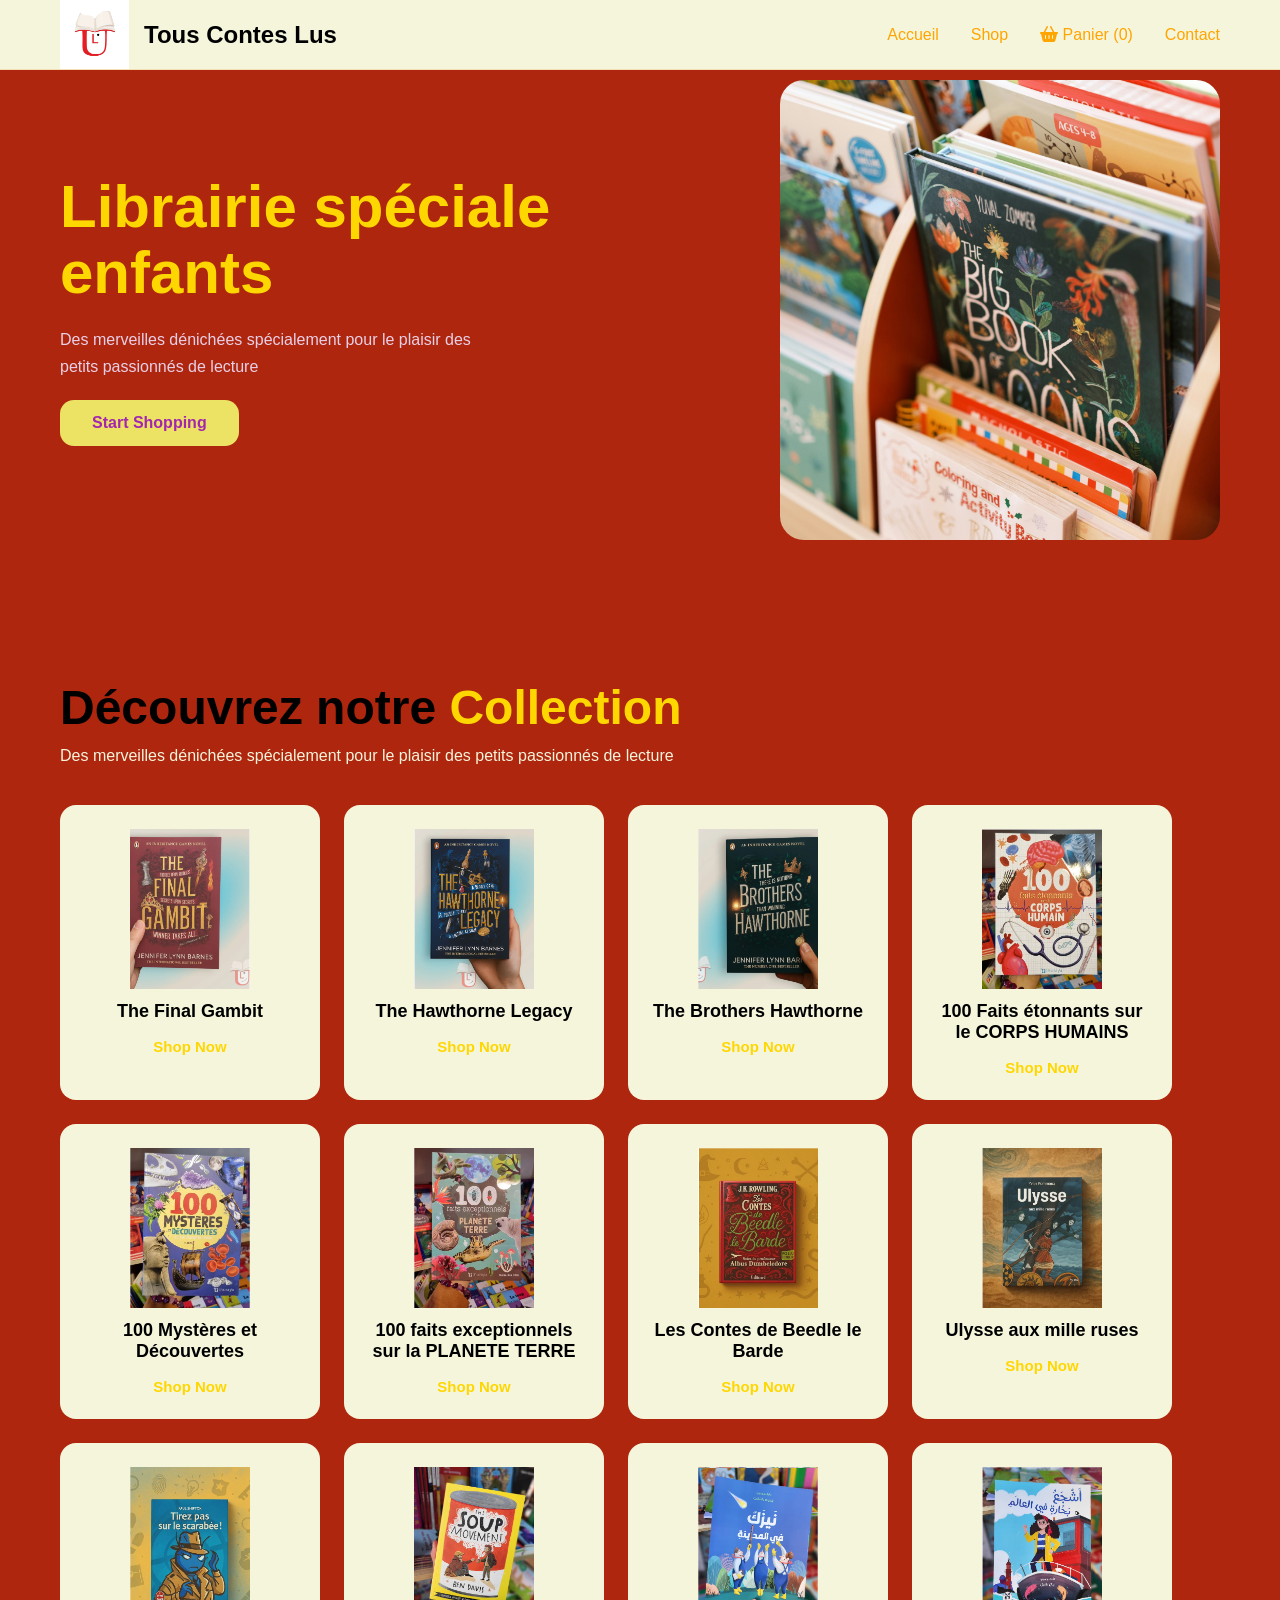
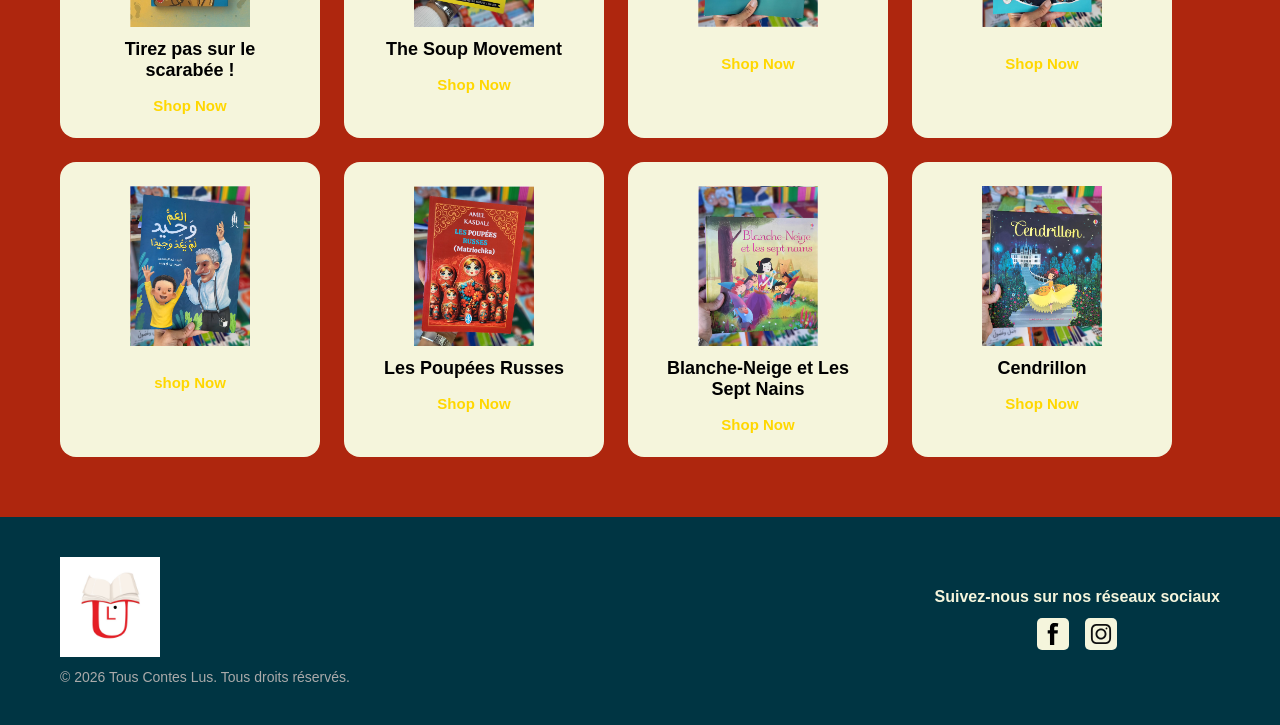
<file: public/index.html>
<!DOCTYPE html>
<html lang="en">
<head>
    <meta charset="UTF-8">
    <meta name="viewport" content="width=device-width, initial-scale=1.0">
    <link rel="stylesheet" href="styles.css">
    <link rel="stylesheet" href="https://cdnjs.cloudflare.com/ajax/libs/font-awesome/6.7.2/css/all.min.css">
    <title>tousconteslus</title>
</head>
<body>
    <!-- navbar-->
    <nav class="navbar">
    
     <div class="navbar-logo">
        <img src="images/logo.jpg" alt="">
        <h1>Tous Contes Lus</h1>
     </div>
     <!-- AJOUT : id="menu-toggle" pour cibler l'icône en JS -->
     <i class="fa-solid fa-bars" id="menu-toggle"></i>
     
     <ul class="navbar-menu-mobile">
        <li><a href="index.html">Accueil</a></li>
        <li><a href="shop.html">Shop</a></li>
        <li><a href="#">Panier (0)</a></li>
        <li><a href="contact.html">Contact</a></li>
     </ul>

     <ul class="navbar-menu">
        <li><a href="index.html">Accueil</a></li>
        <li><a href="shop.html">Shop</a></li>
        <li>
            <a href="#">
                <i class="fa-solid fa-shopping-basket"></i> Panier (0)
            </a>
        </li>
        <li><a href="contact.html">Contact</a></li>
     </ul>
    </nav>


     <main>
     <!-- hero section-->
      <section class="hero">
        <div class="hero-left">
            <h1>Librairie spéciale enfants</h1>
            <p>Des merveilles dénichées spécialement pour le plaisir des petits passionnés de lecture</p>
            <a href="shop.html" class="btn">Start Shopping</a>
        </div>
        <img src="images/hero.jpg" alt="Hero image">
      </section>

      <!--books section-->
      <section class="books">
        <h2>Découvrez notre <span>Collection</span></h2>
        <p>Des merveilles dénichées spécialement pour le plaisir des petits passionnés de lecture</p>
        <div class="cards-container">
            <div class="card">
                <img src="images/bookone.png" alt="Card Image">
                <h3>The Final Gambit</h3>
                <button>Shop Now</button>
            </div>
            <div class="card">
                <img src="images/booktwo.png" alt="Card Image">
                <h3>The Hawthorne Legacy</h3>
                <button>Shop Now</button>
            </div>
            <div class="card">
                <img src="images/bookthree.png" alt="Card Image">
                <h3>The Brothers Hawthorne</h3>
                <button>Shop Now</button>
            </div>
            <div class="card">
                <img src="images/bookfour.png" alt="Card Image">
                <h3>100 Faits étonnants sur le CORPS HUMAINS</h3>
                <button>Shop Now</button>
            </div>
            <div class="card">
                <img src="images/bookfive.png" alt="Card Image">
                <h3>100 Mystères et Découvertes</h3>
                <button>Shop Now</button>
            </div>
            <div class="card">
                <img src="images/booksix.png" alt="Card Image">
                <h3>100 faits exceptionnels sur la PLANETE TERRE</h3>
                <button>Shop Now</button>
            </div>
            <div class="card">
                <img src="images/bookseven.png" alt="Card Image">
                <h3>Les Contes de Beedle le Barde</h3>
                <button>Shop Now</button>
            </div>
            <div class="card">
                <img src="images/bookeight.png" alt="Card Image">
                <h3>Ulysse aux mille ruses</h3>
                <button>Shop Now</button>
            </div>
            <div class="card">
                <img src="images/booknine.png" alt="Card Image">
                <h3>Tirez pas sur le scarabée !</h3>
                <button>Shop Now</button>
            </div>
            <div class="card">
                <img src="images/bookten.png" alt="Card Image">
                <h3>The Soup Movement</h3>
                <button>Shop Now</button>
            </div>
            <div class="card">
                <img src="images/bookeleven.png" alt="Card Image">
                <h3></h3>
                <button>Shop Now</button>
            </div>
            <div class="card">
                <img src="images/booktwelev.png" alt="Card Image">
                <h3></h3>
                <button>Shop Now</button>
            </div>
            <div class="card">
                <img src="images/booktherteen.png" alt="Card Image">
                <h3></h3>
                <button>shop Now</button>
            </div>
            <div class="card">
                <img src="images/bookfourteen.png" alt="Card Image">
                <h3>Les Poupées Russes</h3>
                <button>Shop Now</button>
            </div>
            <div class="card">
                <img src="images/bookfifteen.png" alt="Card Image">
                <h3>Blanche-Neige et Les Sept Nains</h3>
                <button>Shop Now</button>
            </div>
            <div class="card">
                <img src="images/booksixteen.png" alt="Card Image">
                <h3>Cendrillon</h3>
                <button>Shop Now</button>
            </div>
        </div>
      </section>

      <footer>
        <div class="footer-left">
            <img src="images/logo.jpg"> 
            <p>© 2026 Tous Contes Lus. Tous droits réservés.</p>
        </div>
        <div class="footer-right">
            <h3>Suivez-nous sur nos réseaux sociaux</h3>
            <div class="social-icons">
                <a href="https://www.facebook.com/p/Tous-contes-lus-100094260133410/"><img src="images/facebook.svg" alt="Facebook"></a>
                <a href="https://www.instagram.com/tousconteslus16/"><img src="images/instagram.svg" alt="instagram"></a>
            </div>
        </div>
      </footer>
    </main>

    <!-- AJOUT : Liaison du script JavaScript juste avant la fermeture du body -->
    <script src="script.js"></script>
</body>
</html>
</file>
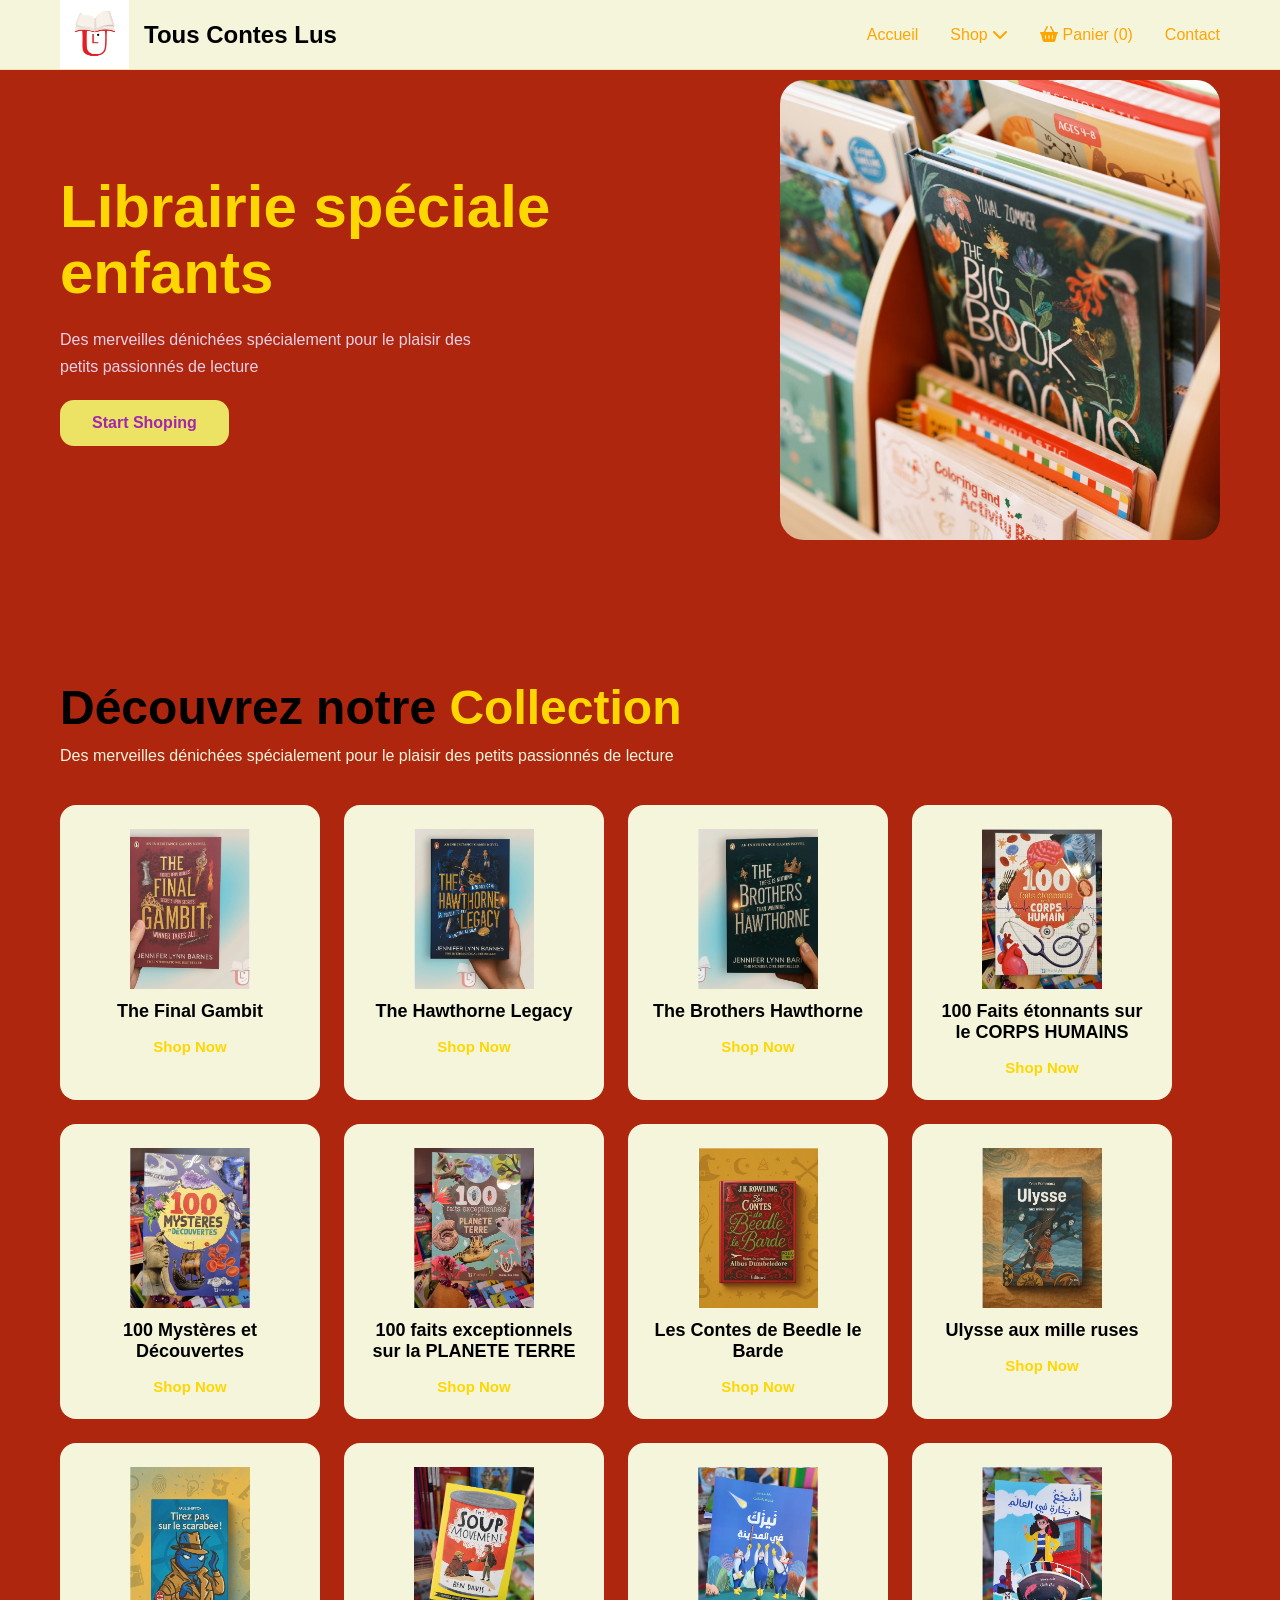
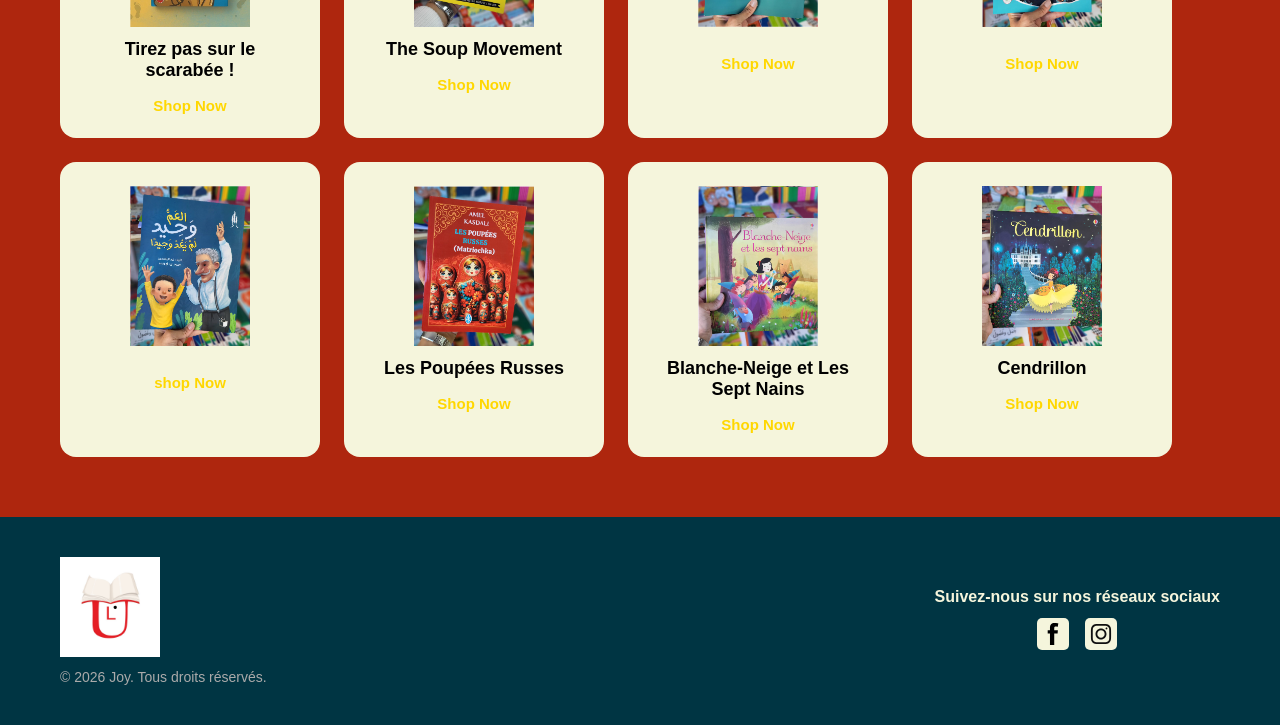
<file: main.html>
<!DOCTYPE html>
<html lang="en">
<head>
    <meta charset="UTF-8">
    <meta name="viewport" content="width=device-width, initial-scale=1.0">
    <link rel="stylesheet" href="styles.css">
    <link rel="stylesheet" href="https://cdnjs.cloudflare.com/ajax/libs/font-awesome/6.7.2/css/all.min.css">
    <title>tousconteslus</title>
</head>
<body>
    <!-- navbar-->
    <nav class="navbar">
    <!-- Grouped together -->
     <div class="navbar-logo">
        <img src="images/logo.jpg" alt="">
        <h1>Tous Contes Lus</h1>
     </div>

     <ul class="navbar-menu">
        <li><a href="#">Accueil</a></li>
        <li><a href="#">Shop <i id="icon" class="fa-solid fa-chevron-down"></i></a></li>
        <li>
            <a href="#">
                <i class="fa-solid fa-shopping-basket"></i> Panier (0)
            </a>
        </li>
        <li><a href="#">Contact</a></li>
     </ul>
    </nav>


     <main>

     <!-- hero section-->
      <section class="hero">
        <div class="hero-left">
            <h1>Librairie spéciale enfants</h1>
            <p>Des merveilles dénichées spécialement pour le plaisir des petits passionnés de lecture</p>
            <a href="#" class="btn">Start Shoping</a>
        </div>
        <img src="images/hero.jpg" alt="Hero image">
      </section>

      <!--books section-->
      <section class="books">
        <h2>Découvrez notre <span>Collection</span></h2>
        <p>Des merveilles dénichées spécialement pour le plaisir des petits passionnés de lecture</p>
        <div class="cards-container">
            <div class="card">
                <img src="images/bookone.png" alt="Card Image">
                <h3>The Final Gambit</h3>
                <button>Shop Now</button>
            </div>
            <div class="card">
                <img src="images/booktwo.png" alt="Card Image">
                <h3>The Hawthorne Legacy</h3>
                <button>Shop Now</button>
            </div>
            <div class="card">
                <img src="images/bookthree.png" alt="Card Image">
                <h3>The Brothers Hawthorne</h3>
                <button>Shop Now</button>
            </div>
            <div class="card">
                <img src="images/bookfour.png" alt="Card Image">
                <h3>100 Faits étonnants sur le CORPS HUMAINS</h3>
                <button>Shop Now</button>
            </div>
            <div class="card">
                <img src="images/bookfive.png" alt="Card Image">
                <h3>100 Mystères et Découvertes</h3>
                <button>Shop Now</button>
            </div>
            <div class="card">
                <img src="images/booksix.png" alt="Card Image">
                <h3>100 faits exceptionnels sur la PLANETE TERRE</h3>
                <button>Shop Now</button>
            </div>
            <div class="card">
                <img src="images/bookseven.png" alt="Card Image">
                <h3>Les Contes de Beedle le Barde</h3>
                <button>Shop Now</button>
            </div>
            <div class="card">
                <img src="images/bookeight.png" alt="Card Image">
                <h3>Ulysse aux mille ruses</h3>
                <button>Shop Now</button>
            </div>
            <div class="card">
                <img src="images/booknine.png" alt="Card Image">
                <h3>Tirez pas sur le scarabée !</h3>
                <button>Shop Now</button>
            </div>
            <div class="card">
                <img src="images/bookten.png" alt="Card Image">
                <h3>The Soup Movement</h3>
                <button>Shop Now</button>
            </div>
            <div class="card">
                <img src="images/bookeleven.png" alt="Card Image">
                <h3></h3>
                <button>Shop Now</button>
            </div>
            <div class="card">
                <img src="images/booktwelev.png" alt="Card Image">
                <h3></h3>
                <button>Shop Now</button>
            </div>
            <div class="card">
                <img src="images/booktherteen.png" alt="Card Image">
                <h3></h3>
                <button>shop Now</button>
            </div>
            <div class="card">
                <img src="images/bookfourteen.png" alt="Card Image">
                <h3>Les Poupées Russes</h3>
                <button>Shop Now</button>
            </div>
            <div class="card">
                <img src="images/bookfifteen.png" alt="Card Image">
                <h3>Blanche-Neige et Les Sept Nains</h3>
                <button>Shop Now</button>
            </div>
            <div class="card">
                <img src="images/booksixteen.png" alt="Card Image">
                <h3>Cendrillon</h3>
                <button>Shop Now</button>
            </div>
        </div>
      </section>

      <footer>
        <div class="footer-left">
            <img src="images/logo.jpg"> 
            <p>© 2026 Joy. Tous droits réservés.</p>

        </div>
        <div class="footer-right">
            <h3>Suivez-nous sur nos réseaux sociaux</h3>
            <div class="social-icons">
                <a href="https://www.facebook.com/p/Tous-contes-lus-100094260133410/"><img src="images/facebook.svg" alt="Facebook"></a>
                <a href="https://www.instagram.com/tousconteslus16/"><img src="images/instagram.svg" alt="instagram"></a>
            </div>

        </div>
      </footer>

    </main>

</body>
</html>
</file>
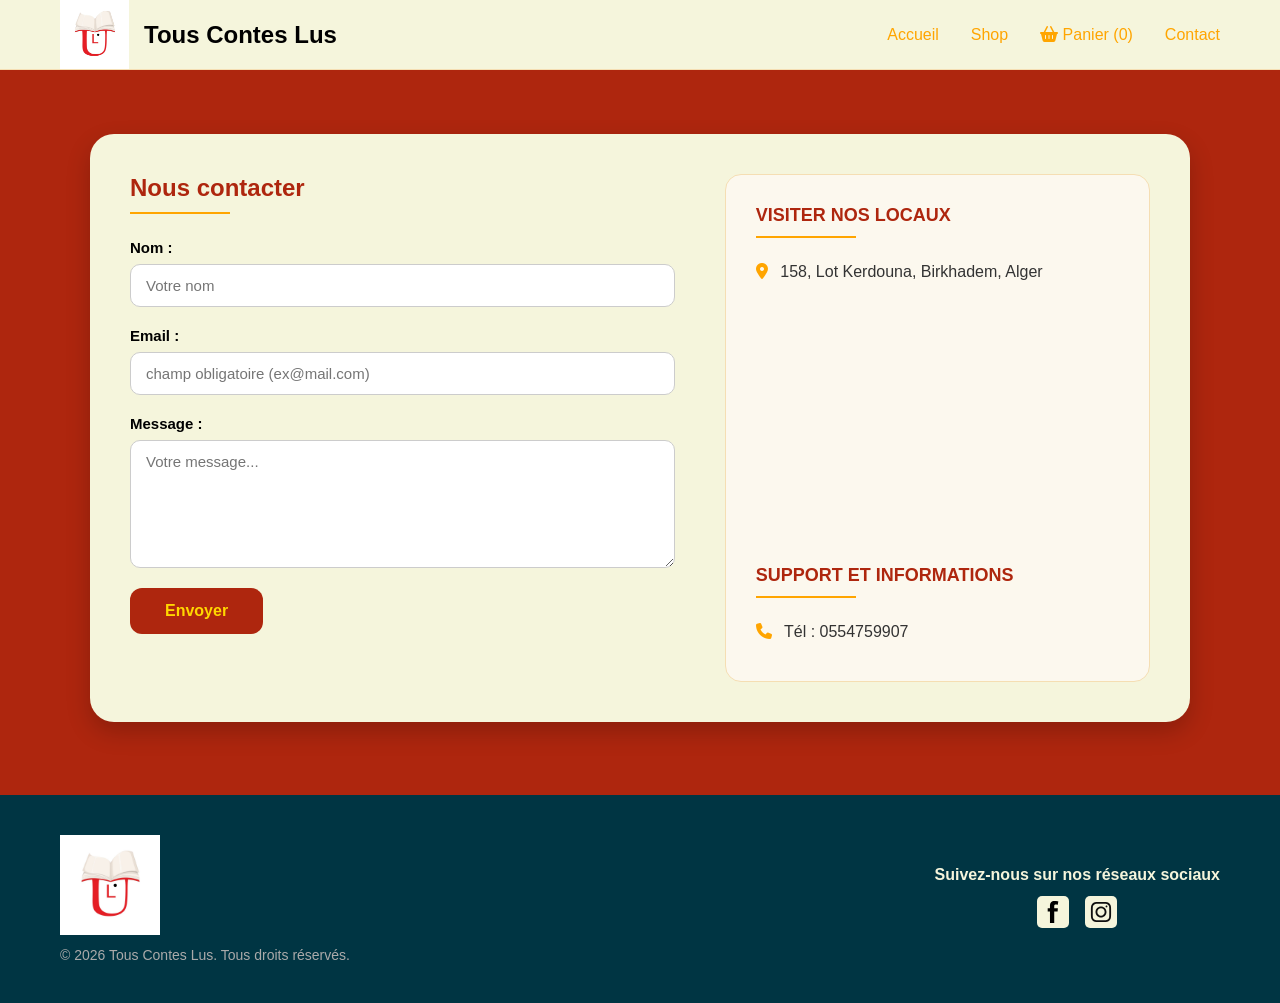
<file: public/contact.html>
<!DOCTYPE html>
<html lang="fr">
<head>
    <meta charset="UTF-8">
    <meta name="viewport" content="width=device-width, initial-scale=1.0">
    <link rel="stylesheet" href="styles.css">
    <link rel="stylesheet" href="https://cdnjs.cloudflare.com/ajax/libs/font-awesome/6.7.2/css/all.min.css">
    <link rel="stylesheet" href="https://cloudflare.com">
    <title>Tous Contes Lus - Contact</title>
</head>
<body>
    
    <!-- Navbar (Identique aux autres pages) -->
    <nav class="navbar">
        <div class="navbar-logo">
            <img src="images/logo.jpg" alt="Logo">
            <h1>Tous Contes Lus</h1>
        </div>
        <i class="fa-solid fa-bars" id="menu-toggle"></i>
        <ul class="navbar-menu-mobile">
        <li><a href="index.html">Accueil</a></li>
        <li><a href="shop.html">Shop</a></li>
        <li><a href="#">Panier (0)</a></li>
        <li><a href="contact.html">Contact</a></li>
     </ul>
        <ul class="navbar-menu">
            <li><a href="index.html">Accueil</a></li>
            <li><a href="shop.html">Shop</a></li>
            <li>
                <a href="#">
                    <i class="fa-solid fa-shopping-basket"></i> Panier (0)
                </a>
            </li>
            <li><a href="contact.html">Contact</a></li>
        </ul>
    </nav>

    <!-- Conteneur principal adapté à ta navbar fixe -->
    <main class="contact-container">
        <section class="contactUs">
            
            <!-- Bloc Formulaire (À gauche) -->
            <div class="contact-form-block">
                <h1>Nous contacter</h1>
                <hr>
                <!-- UN SEUL FORMULAIRE ICI -->
                <form action="#" method="POST">
                    <div class="form-group">
                        <label for="nom1">Nom :</label>
                        <input type="text" id="nom1" name="nom1" placeholder="Votre nom">
                    </div>
                    
                    <div class="form-group">
                        <label for="email">Email :</label> 
                        <input type="email" id="email" name="email6" required placeholder="champ obligatoire (ex@mail.com)">
                    </div>
                    
                    <div class="form-group">
                        <label for="message">Message :</label>
                        <textarea id="message" name="message" rows="6" placeholder="Votre message..."></textarea>
                    </div>
                    
                    <input type="submit" value="Envoyer" class="submit-btn">
                </form>
            </div>

            <!-- Bloc Informations de la bibliothèque (À droite) -->
            <div class="contact-info-block">
            <!-- Votre titre existant -->
            <h1>VISITER NOS LOCAUX</h1>
            <hr>
            <p><i class="fa-solid fa-map-marker-alt"></i> 158, Lot Kerdouna, Birkhadem, Alger</p>

            <!-- La carte Google Maps placée immédiatement en dessous -->
            <div class="map-wrapper">
            <iframe id="google-map" src="https://www.google.com/maps/embed?pb=!1m18!1m12!1m3!1d3197.35333923709!2d2.9896629!3d36.738088999999995!2m3!1f0!2f0!3f0!3m2!1i1024!2i768!4f13.1!3m3!1m2!1s0x128fafc318e3e4ff%3A0x7d603a118080f660!2sLibrairie%20Tous%20contes%20lus!5e0!3m2!1sen!2sdz!4v1784033436725!5m2!1sen!2sdz" width="90%" height="250" style="border:0;" allowfullscreen="" loading="lazy"></iframe>
            </div>
            



                <h1>SUPPORT ET INFORMATIONS</h1>
                <hr>
                <p class="phone-text"><i class="fa-solid fa-phone"></i> Tél : 0554759907</p>
            </div>

          


        </section>
    </main>

    <!-- Footer -->
    <footer>
        <div class="footer-left">
            <img src="images/logo.jpg" alt="Logo"> 
            <p>© 2026 Tous Contes Lus. Tous droits réservés.</p>
        </div>
        <div class="footer-right">
            <h3>Suivez-nous sur nos réseaux sociaux</h3>
            <div class="social-icons">
                <a href="https://www.facebook.com/p/Tous-contes-lus-100094260133410/" target="_blank"><img src="images/facebook.svg" alt="Facebook"></a>
                <a href="https://www.instagram.com/tousconteslus16/" target="_blank"><img src="images/instagram.svg" alt="Instagram"></a>
            </div>
        </div>
    </footer>
<script src="script.js"></script>
</body>
</html>
</file>
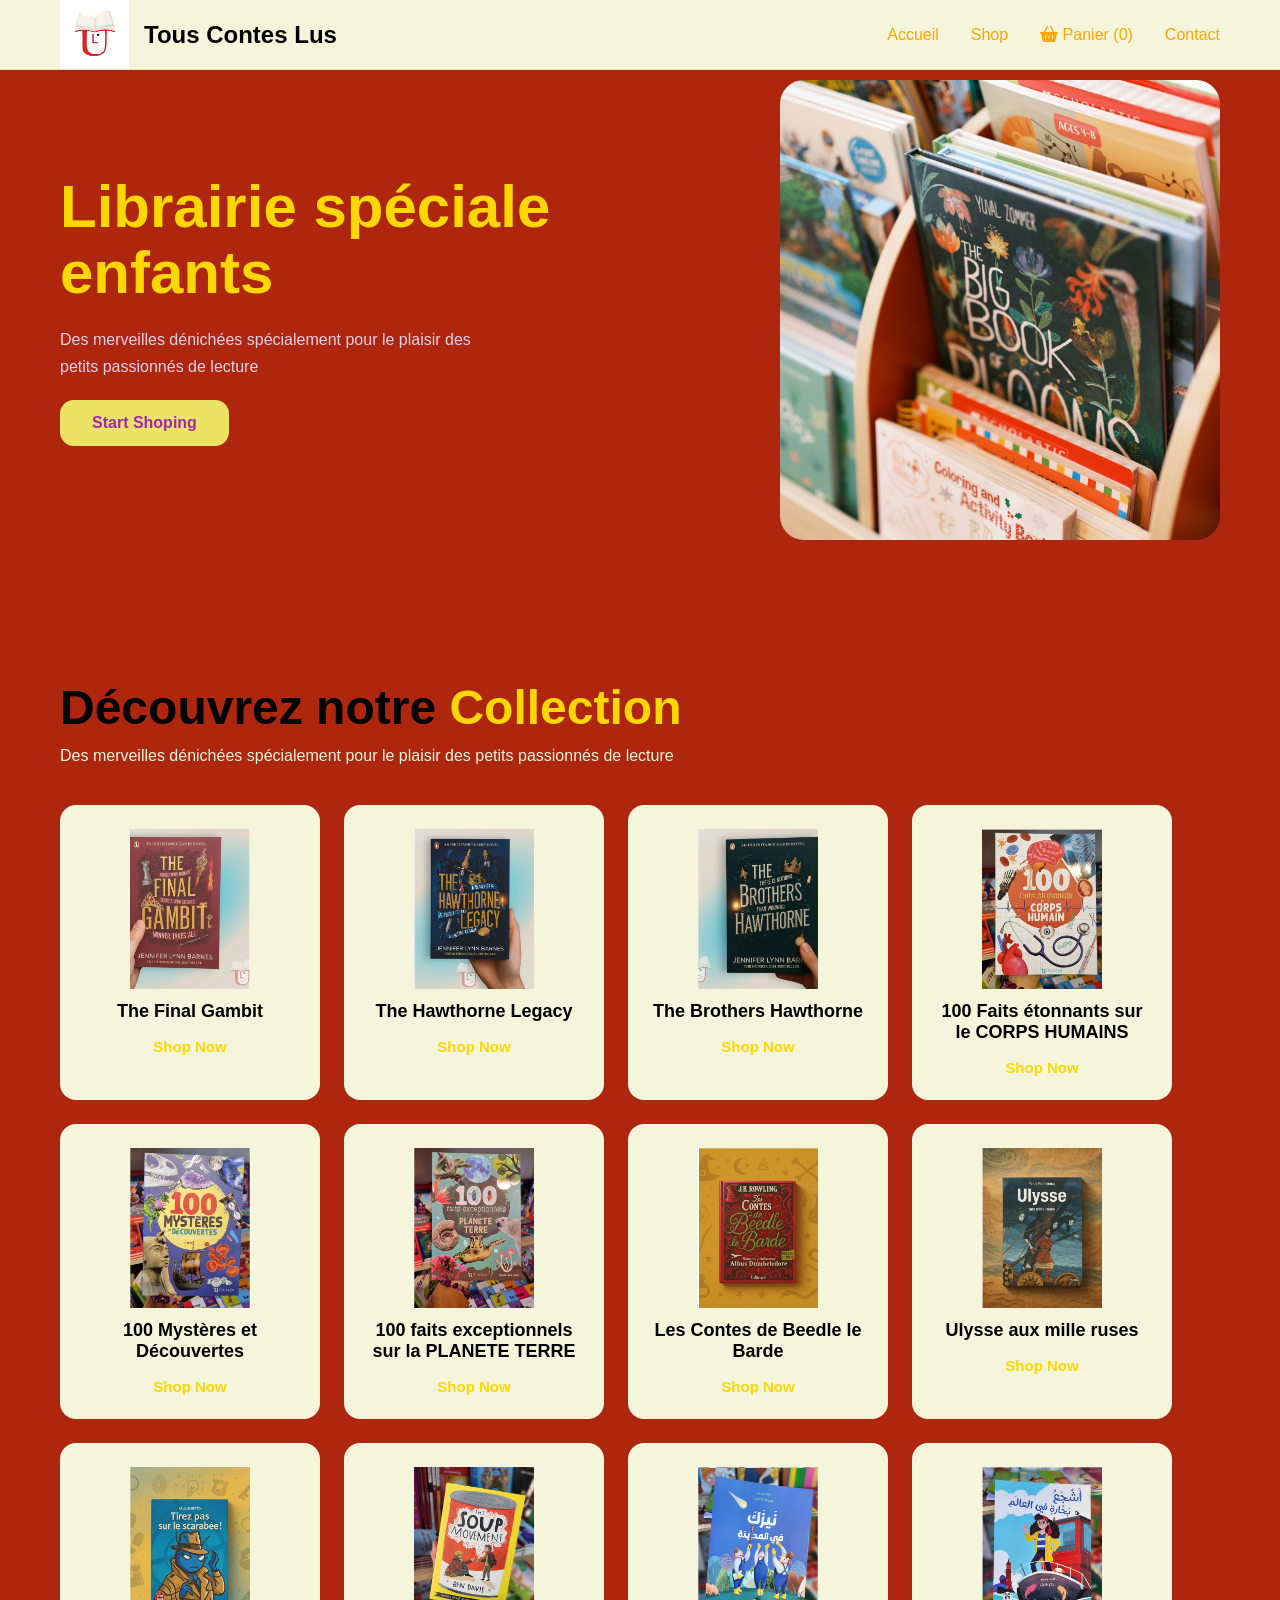
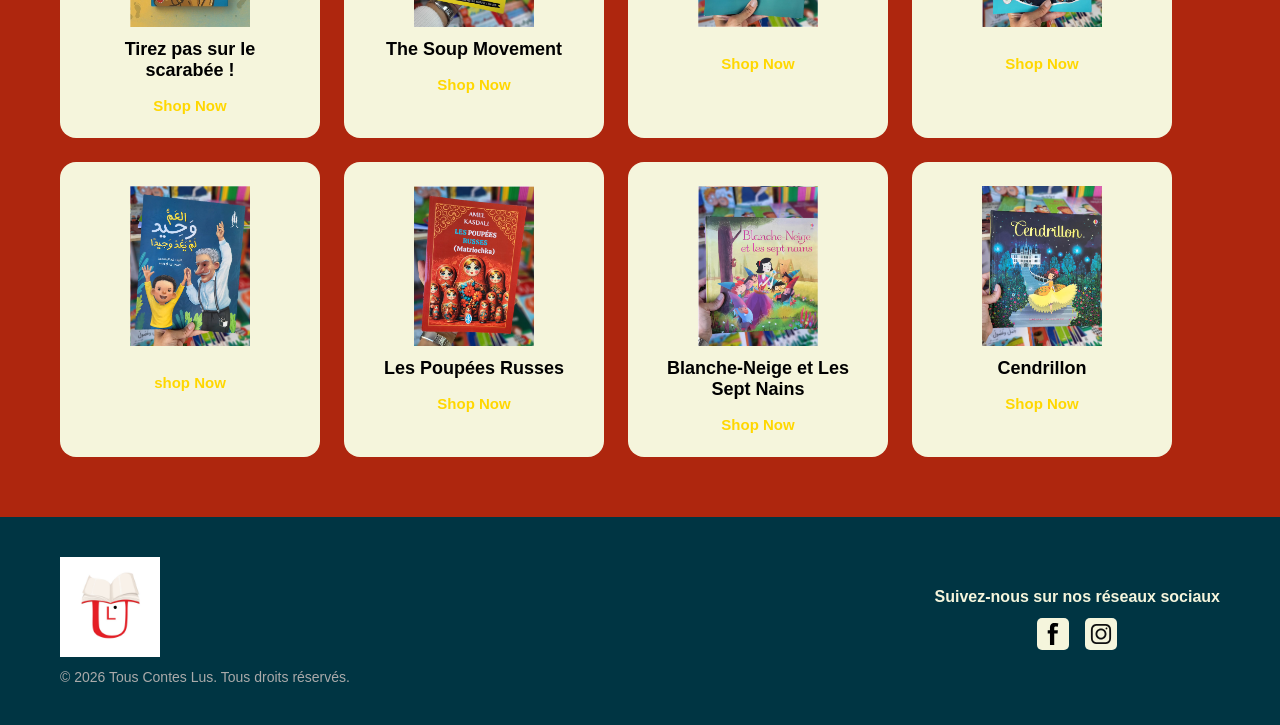
<file: public/main.html>
<!DOCTYPE html>
<html lang="en">
<head>
    <meta charset="UTF-8">
    <meta name="viewport" content="width=device-width, initial-scale=1.0">
    <link rel="stylesheet" href="styles.css">
    <link rel="stylesheet" href="https://cdnjs.cloudflare.com/ajax/libs/font-awesome/6.7.2/css/all.min.css">
    <title>tousconteslus</title>
</head>
<body>
    <!-- navbar-->
    <nav class="navbar">
    
     <div class="navbar-logo">
        <img src="images/logo.jpg" alt="">
        <h1>Tous Contes Lus</h1>
     </div>

     <ul class="navbar-menu">
        <li><a href="#">Accueil</a></li>

        <li><a href="shop.html">Shop <!--<i id="icon" class="fa-solid fa-chevron-down"></i>--></a></li>

        <li>
            <a href="#">
                <i class="fa-solid fa-shopping-basket"></i> Panier (0)
            </a>
        </li>
        <li><a href="#">Contact</a></li>
     </ul>
    </nav>


     <main>

     <!-- hero section-->
      <section class="hero">
        <div class="hero-left">
            <h1>Librairie spéciale enfants</h1>
            <p>Des merveilles dénichées spécialement pour le plaisir des petits passionnés de lecture</p>
            <a href="shop.html" class="btn">Start Shoping</a>
        </div>
        <img src="images/hero.jpg" alt="Hero image">
      </section>

      <!--books section-->
      <section class="books">
        <h2>Découvrez notre <span>Collection</span></h2>
        <p>Des merveilles dénichées spécialement pour le plaisir des petits passionnés de lecture</p>
        <div class="cards-container">
            <div class="card">
                <img src="images/bookone.png" alt="Card Image">
                <h3>The Final Gambit</h3>
                <button>Shop Now</button>
            </div>
            <div class="card">
                <img src="images/booktwo.png" alt="Card Image">
                <h3>The Hawthorne Legacy</h3>
                <button>Shop Now</button>
            </div>
            <div class="card">
                <img src="images/bookthree.png" alt="Card Image">
                <h3>The Brothers Hawthorne</h3>
                <button>Shop Now</button>
            </div>
            <div class="card">
                <img src="images/bookfour.png" alt="Card Image">
                <h3>100 Faits étonnants sur le CORPS HUMAINS</h3>
                <button>Shop Now</button>
            </div>
            <div class="card">
                <img src="images/bookfive.png" alt="Card Image">
                <h3>100 Mystères et Découvertes</h3>
                <button>Shop Now</button>
            </div>
            <div class="card">
                <img src="images/booksix.png" alt="Card Image">
                <h3>100 faits exceptionnels sur la PLANETE TERRE</h3>
                <button>Shop Now</button>
            </div>
            <div class="card">
                <img src="images/bookseven.png" alt="Card Image">
                <h3>Les Contes de Beedle le Barde</h3>
                <button>Shop Now</button>
            </div>
            <div class="card">
                <img src="images/bookeight.png" alt="Card Image">
                <h3>Ulysse aux mille ruses</h3>
                <button>Shop Now</button>
            </div>
            <div class="card">
                <img src="images/booknine.png" alt="Card Image">
                <h3>Tirez pas sur le scarabée !</h3>
                <button>Shop Now</button>
            </div>
            <div class="card">
                <img src="images/bookten.png" alt="Card Image">
                <h3>The Soup Movement</h3>
                <button>Shop Now</button>
            </div>
            <div class="card">
                <img src="images/bookeleven.png" alt="Card Image">
                <h3></h3>
                <button>Shop Now</button>
            </div>
            <div class="card">
                <img src="images/booktwelev.png" alt="Card Image">
                <h3></h3>
                <button>Shop Now</button>
            </div>
            <div class="card">
                <img src="images/booktherteen.png" alt="Card Image">
                <h3></h3>
                <button>shop Now</button>
            </div>
            <div class="card">
                <img src="images/bookfourteen.png" alt="Card Image">
                <h3>Les Poupées Russes</h3>
                <button>Shop Now</button>
            </div>
            <div class="card">
                <img src="images/bookfifteen.png" alt="Card Image">
                <h3>Blanche-Neige et Les Sept Nains</h3>
                <button>Shop Now</button>
            </div>
            <div class="card">
                <img src="images/booksixteen.png" alt="Card Image">
                <h3>Cendrillon</h3>
                <button>Shop Now</button>
            </div>
        </div>
      </section>

      <footer>
        <div class="footer-left">
            <img src="images/logo.jpg"> 
            <p>© 2026 Tous Contes Lus. Tous droits réservés.</p>

        </div>
        <div class="footer-right">
            <h3>
                Suivez-nous sur nos réseaux sociaux
            </h3>
            <div class="social-icons">
                <a href="https://www.facebook.com/p/Tous-contes-lus-100094260133410/"><img src="images/facebook.svg" alt="Facebook"></a>
                <a href="https://www.instagram.com/tousconteslus16/"><img src="images/instagram.svg" alt="instagram"></a>
            </div>

        </div>
      </footer>

    </main>
</body>

</html>
</file>
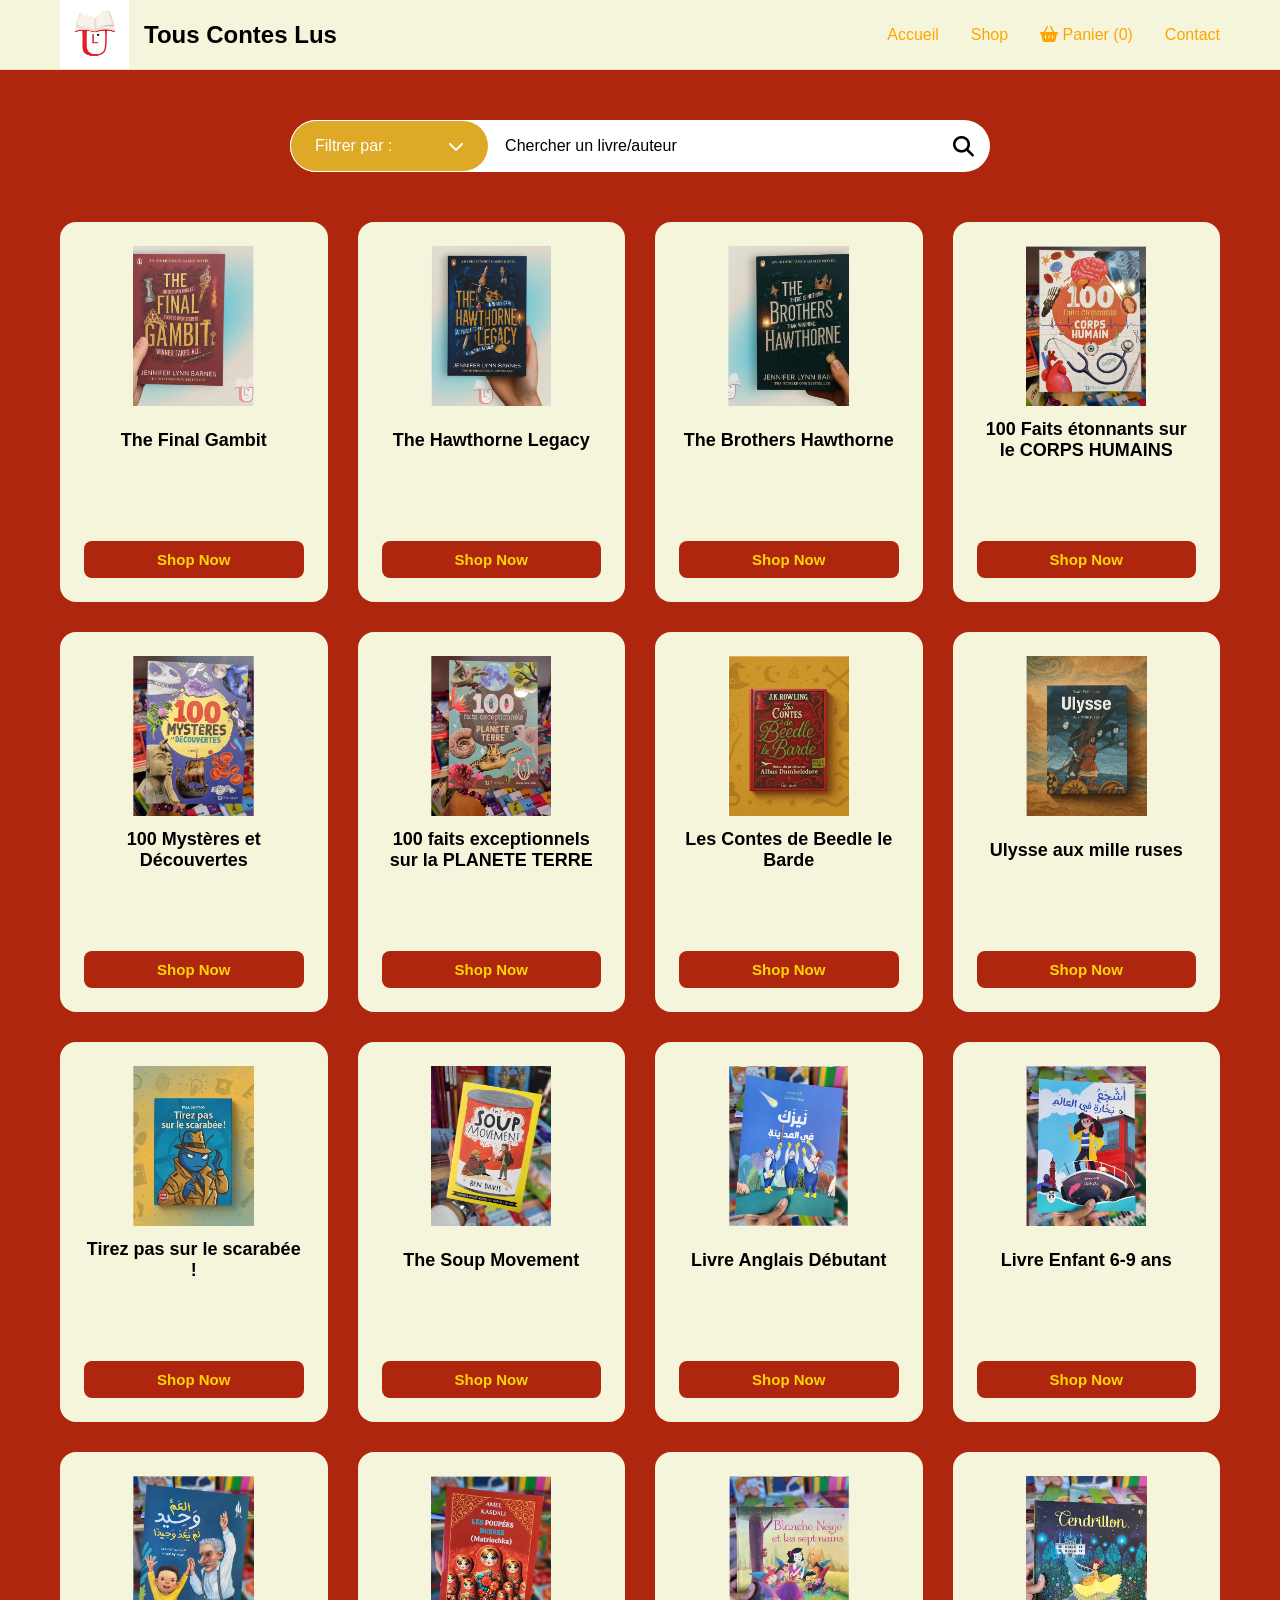
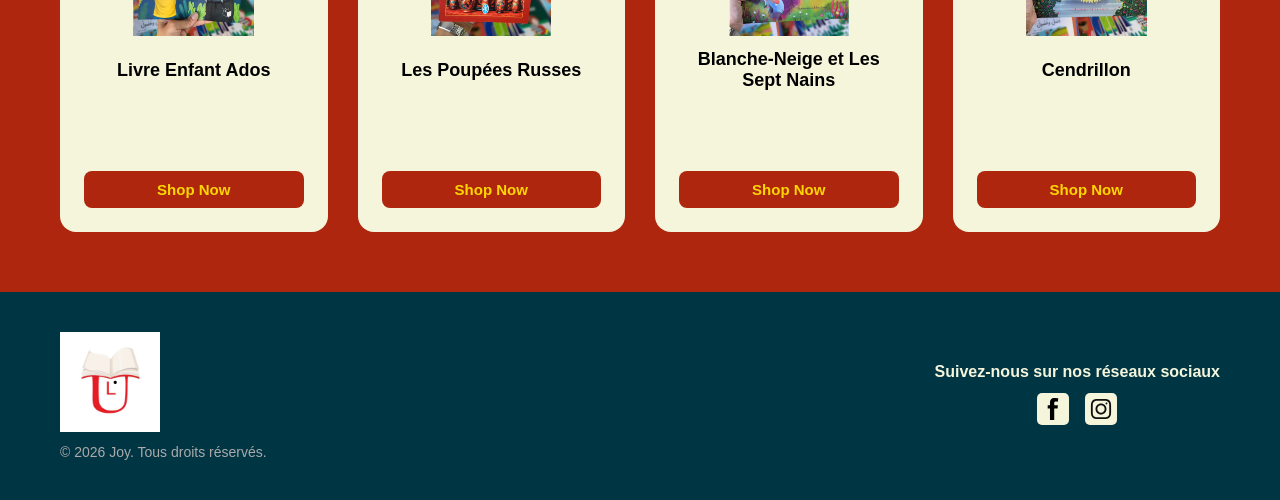
<file: public/shop.html>
<!DOCTYPE html>
<html lang="fr">
<head>
    <meta charset="UTF-8">
    <meta name="viewport" content="width=device-width, initial-scale=1.0">
    <link rel="stylesheet" href="styles.css">
    <link rel="stylesheet" href="https://cdnjs.cloudflare.com/ajax/libs/font-awesome/6.7.2/css/all.min.css">
    <title>Shop your Book</title>
</head>
<body>
    
  <nav class="navbar">
    <div class="navbar-logo">
        <img src="images/logo.jpg" alt="Logo">
        <h1>Tous Contes Lus</h1>
    </div>
    <i class="fa-solid fa-bars" id="menu-toggle"></i>
    <ul class="navbar-menu-mobile">
        <li><a href="index.html">Accueil</a></li>
        <li><a href="shop.html">Shop</a></li>
        <li><a href="#">Panier (0)</a></li>
        <li><a href="contact.html">Contact</a></li>
     </ul>
    <ul class="navbar-menu">
        <li><a href="index.html">Accueil</a></li>
        <li><a href="shop.html">Shop</a></li>
        <li>
            <a href="#">
                <i class="fa-solid fa-shopping-basket"></i> Panier (0)
            </a>
        </li>
        <li><a href="contact.html">Contact</a></li>
    </ul>
  </nav>

  
  <main class="shop-container">
      
    <section class="explore">
        <div class="search-bar">
            <div class="dropdown">
                <div id="drop-text" class="dropdown-text">
                    <span id="span">Filtrer par :</span>
                    <i id="icon" class="fa-solid fa-chevron-down"></i>
                </div>

                <ul id="list" class="dropdown-list">
                    <li class="dropdown-list-item">ALL</li>
                    <li class="dropdown-list-item">Age</li>
                    <li class="dropdown-list-item">Scolaire</li>
                    <li class="dropdown-list-item">Contes</li>
                    <li class="dropdown-list-item">Romans</li>
                    <li class="dropdown-list-item">Langues</li>
                </ul>
            </div>
         
            <div class="search-box">
                <input type="text" id="search-input" placeholder="Chercher un livre/auteur"/>
                <i class="fa-solid fa-search"></i>
            </div>
        </div>
     </section>

     <section class="catalog-section">
         <div id="results-container" class="results-area">
              
         </div>
     </section>

  </main>

  
  <footer>
    <div class="footer-left">
        <img src="images/logo.jpg" alt="Logo Footer"> 
        <p>© 2026 Joy. Tous droits réservés.</p>
    </div>
    <div class="footer-right">
        <h3>Suivez-nous sur nos réseaux sociaux</h3>
        <div class="social-icons">
            <a href="https://facebook.com" target="_blank"><img src="images/facebook.svg" alt="Facebook"></a>
            <a href="https://instagram.com" target="_blank"><img src="images/instagram.svg" alt="Instagram"></a>
        </div>
    </div>
  </footer>

  
  <script src="script.js"></script>
</body>
</html>
</file>
<file: public/styles.css>
* {
    margin: 0;
    padding: 0;
    box-sizing: border-box;
}

body {
    font-family: Arial, Helvetica, sans-serif;
    background-color: rgb(174, 38, 14);
    position: relative;
}

/*== NAVBAR==*/
.navbar {
    position: fixed;
    top: 0;
    left: 0; 
    background-color: beige;
    border-bottom: 1px solid wheat;
    width: 100%;
    height: 70px;
    padding: 0 60px; 
    display: flex;
    align-items: center;
    justify-content: space-between;
    z-index: 1000; 
}

.navbar-logo {
    display: flex;
    align-items: center;
    gap: 15px; 
    height: 100%; 
}

.navbar-logo img {
    height: 100%;
    width: auto;
}

.navbar-logo h1 {
    color: black;
    margin: 0; 
    font-size: 24px; 
    font-family: 'Gill Sans', 'Gill Sans MT', Calibri, 'Trebuchet MS', sans-serif;
}

.navbar-menu {
    list-style: none;
    display: flex;
    gap: 32px;
    margin: 0; 
    padding: 0;
}

.navbar-menu a {
    text-decoration: none;
    color: orange;
    font-size: 16px;
    font-weight: 500;
}

.navbar-menu-mobile {
    display: none;
}

/*=== HERO ===*/
.hero {
    padding: 80px 60px;
    display: flex;
    align-items: center;
    justify-content: space-between;
    gap: 60px;
}

.hero-left {
    display: flex;
    flex-direction: column;
    gap: 20px;
}

.hero-left h1 {
    font-family: 'Gill Sans', 'Gill Sans MT', Calibri, 'Trebuchet MS', sans-serif;
    font-size: 60px;
    font-weight: 800;
    color: gold;
    line-height: 1.1;
}

.hero-left p {
    font-size: 16px;
    color: rgb(234, 208, 231);
    line-height: 1.7;
    max-width: 420px;
}

.btn {
    width: fit-content;
    background-color: rgb(236, 227, 100);
    color: rgb(163, 39, 174);
    text-decoration: none;
    padding: 14px 32px;
    border-radius: 14px;
    font-size: 16px;
    font-weight: 600;
}

.hero img {
    width: 480px;
    height: 460px;
    object-fit: cover;
    border-radius: 24px;
}

/*== BOOKS (PAGE MAIN) ==*/
.books {
    padding: 60px 60px;
}

.books h2 {
    font-family: Arial, Helvetica, sans-serif;
    font-size: 48px;
    font-weight: 800;
    color: black;
}

.books h2 span {
    color: gold;
}

.books > p {
    font-size: 16px;
    color: beige;
    margin-top: 12px;
}

.cards-container {
    display: flex;
    flex-wrap: wrap;
    gap: 24px;
    margin-top: 40px;
}

.card {
    background-color: beige;
    border-radius: 16px;
    padding: 24px;
    width: 260px;
    display: flex;
    flex-direction: column;
    gap: 12px;
}

.card img {
    width: 100%;
    height: 160px;
    object-fit: contain;
}

.card h3 {
    font-family: Arial, Helvetica, sans-serif;
    font-size: 18px;
    font-weight: 700;
    color: black;
    text-align: center;
}

.card button {
    background: none;
    border: none;
    color: gold;
    font-size: 15px;
    font-weight: 600;
    cursor: pointer;
    text-align: center;
    margin-top: 4px;
}

/* == FOOTER ==*/
footer {
    background-color: #003543;
    padding: 40px 60px;
    display: flex;
    align-items: center;
    justify-content: space-between;
    width: 100%;
}

.footer-left {
    display: flex;
    flex-direction: column;
    gap: 12px;
}

.footer-left img {
    height: 100px;
    width: 100px;
}

.footer-left p {
    font-size: 14px;
    color:  #aaaaaa;
}

.footer-right {
    display: flex;
    flex-direction: column;
    gap: 12px;
    align-items: center;
}

.footer-right h3 {
    font-family: Arial, Helvetica, sans-serif;
    font-size: 16px;
    font-weight: 700;
    color: beige;
}

.social-icons {
    display: flex;
    gap: 16px;
}

.social-icons img {
    background-color: beige;
    border-radius: 5px;
    padding: 5px;
    width: 32px;
    height: 32px;
}
  
/* == RECHERCHE ET MENU DÉROULANT ==*/
.explore {
    display: flex;
    align-items: center;
    justify-content: center;
    height: auto; 
}

.search-bar {
    display: flex;
    align-items: center;
    min-width: 700px;
    border-radius: 50px;
    background-color: white;
}

.dropdown {
    position: relative;
    width: 280px;
    background-color: rgb(221, 169, 38);
    border-radius: 50px;
    border: 1px solid #fff;
    box-shadow: #aaaaaa;
    cursor: pointer;
}

.dropdown-text {
    display: flex;
    align-items: center;
    justify-content: space-between;
    font-size: 1rem;
    font-weight: 500;
    color: white;
    padding: 1rem 1.5rem;
}

.dropdown-list {
    position: absolute;
    top: 4rem;
    left: 0;
    width: 100%;
    border-radius: 15px;
    max-height: 0;
    overflow: hidden;
    background-color: #fff;
    transition: max-height 0.5s;
    z-index: 10; 
}

.list-show {
    max-height: 300px;
}

.dropdown-list-item {
    font-size: 0.9rem;
    font-weight: 500;
    padding: 1rem 0 1rem 1.5rem;
    cursor: pointer;
    transition: margin-left 0.2s ease, color 0.2s ease;
}

.dropdown-list-item:hover {
    margin-left: 0.5rem;
    color: rgb(174, 38, 14);
} 

.search-box {
    display: flex;
    align-items: center;
    padding-right: 1rem;
    width: 100%;
    
}

.search-box input {
    padding: 1rem;
    width: 100%;
    font-size: 1rem;
    font-weight: 500;
    color: black;
    border: 0;
    outline: 0;
}

.search-box i {
    font-size: 1.3rem;
    cursor: pointer;
    color: black;
}

.search-box input::placeholder {
    font-size: 1rem;
    font-weight: 500;
    color: black;
}

.shop-container {
    margin-top: 120px; 
    display: flex;
    flex-direction: column;
    align-items: center;
    width: 100%;
    min-height: 80vh;
    padding: 0 60px;
}

.shop-container .explore {
    width: 100%;
    padding-bottom: 50px;
}


.catalog-section {
    width: 100%;
    display: flex;
    justify-content: center;
    margin-bottom: 60px;
}


.results-area {
    display: grid !important;
    grid-template-columns: repeat(auto-fill, minmax(260px, 1fr)) !important;
    gap: 30px !important;
    width: 100% !important;
}

/* Nettoyage et forçage de l'alignement interne des cartes JS */
.results-area .card {
    width: 100% !important; 
    height: 380px !important; 
    background-color: beige !important;
    border-radius: 16px !important;
    padding: 24px !important;
    display: flex !important;
    flex-direction: column !important;
    justify-content: space-between !important; 
    align-items: center !important;
    gap: 10px !important;
}


.results-area .card img {
    width: 100% !important;
    height: 160px !important;
    object-fit: contain !important;
}


.results-area .card h3 {
    font-size: 18px !important;
    font-weight: 700 !important;
    color: black !important;
    text-align: center !important;
    height: 48px !important;
    display: flex !important;
    align-items: center !important;
    justify-content: center !important;
    margin: 0 !important;
}

.results-area .card button {
    background-color: rgb(174, 38, 14) !important; 
    color: gold !important; 
    font-size: 15px !important;
    font-weight: 600 !important;
    padding: 10px 20px !important;
    border-radius: 8px !important;
    width: 100% !important;
    text-align: center !important;
    margin-top: auto !important;
    border: none !important;
    transition: background-color 0.2s;
}

.results-area .card button:hover {
    background-color: #8c1a07 !important; 
}

.no-result {
    grid-column: 1 / -1 !important;
    text-align: center !important;
    font-size: 1.2rem !important;
    color: beige !important;
    padding: 40px 0 !important;
}

/* ==========================================================
   3. DESIGN DE LA PAGE CONTACT (À METTRE TOUT EN BAS)
   ========================================================== */

/* Conteneur principal décalé pour la navbar fixe */
.contact-container {
    margin-top: 120px;
    padding: 0 60px 60px 60px;
    min-height: 75vh;
    display: flex;
    justify-content: center;
    align-items: center;
}

/* Organisation en deux colonnes (Formulaire à gauche, Infos à droite) */
.contactUs {
    display: flex !important;
    flex-direction: row !important;
    justify-content: space-between;
    gap: 50px;
    width: 100%;
    max-width: 1100px;
    background-color: beige; /* Même beige que tes cartes */
    padding: 40px;
    border-radius: 24px;
    box-shadow: 0 10px 25px rgba(0,0,0,0.2);
}

/* Styles communs pour les titres et lignes de séparation de la page contact */
.contactUs h1 {
    font-family: 'Gill Sans', sans-serif;
    font-size: 24px;
    color: rgb(174, 38, 14); /* Ton rouge signature */
    margin-bottom: 10px;
}

.contactUs hr {
    border: 0;
    height: 2px;
    background-color: orange;
    margin-bottom: 25px;
    width: 100px;
}

/* Bloc Formulaire */
.contact-form-block {
    flex: 1.2;
}

.form-group {
    display: flex;
    flex-direction: column;
    gap: 8px;
    margin-bottom: 20px;
}

.form-group label {
    font-weight: 600;
    color: black;
    font-size: 15px;
}

.form-group input[type="text"],
.form-group input[type="email"],
.form-group textarea {
    width: 100%;
    padding: 12px 15px;
    border: 1px solid #ccc;
    border-radius: 10px;
    font-size: 15px;
    outline: none;
    font-family: inherit;
}

.form-group input:focus,
.form-group textarea:focus {
    border-color: orange;
}

/* Bouton Envoyer */
.submit-btn {
    background-color: rgb(174, 38, 14);
    color: gold;
    border: none;
    padding: 14px 35px;
    border-radius: 12px;
    font-size: 16px;
    font-weight: 600;
    cursor: pointer;
    transition: background-color 0.2s, transform 0.1s;
    width: fit-content;
}

.submit-btn:hover {
    background-color: #8c1a07;
    transform: translateY(-2px);
}

/* Bloc Infos à droite */
.contact-info-block {
    flex: 0.8;
    background-color: #fcf8ee;
    padding: 30px;
    border-radius: 16px;
    border: 1px solid wheat;
    height: fit-content;
}

.contact-info-block h1 {
    font-size: 18px;
    margin-top: 20px;
}

.contact-info-block h1:first-child {
    margin-top: 0;
}

.contact-info-block p {
    font-size: 16px;
    color: #333;
    font-weight: 500;
    margin-bottom: 10px;
}

.contact-info-block i {
    color: orange;
    margin-right: 8px;
}

/* --- À AJOUTER EN DEHORS DE LA MEDIA QUERY (Pour les ordinateurs) --- */
#menu-toggle {
    display: none; /* Cache l'icône sur grand écran */
    cursor: pointer;
    font-size: 24px;
    color: orange;
}

/* --- VOTRE BLOC MEDIA QUERY MODIFIÉ --- */
@media (max-width: 768px) {
    .contactUs {
        flex-direction: column !important;
        padding: 20px;
    }
    .contact-container {
        padding: 0 20px 40px 20px;
    }

    .navbar {
        padding: 1rem 1%; 
        position: relative; /* Permet de positionner le menu mobile par rapport à la navbar */
    }

    #menu-toggle {
        display: block; /* Affiche l'icône hamburger uniquement sur mobile */
    }

    .navbar-logo {
        display: flex;
        align-items: center;
        gap: 15px; 
        height: 100%; 
    }

    .navbar-logo img {
        height: 100%;
        width: auto;
    }

    .navbar-menu {
        display: none; /* Cache le menu ordinateur sur mobile */
    }

    /* MODIFICATION : Changé display: flex en display: none pour cacher le menu par défaut */
    .navbar-menu-mobile {
        display: none; 
        list-style: none;
        position: absolute;
        top: 100%; /* S'aligne parfaitement sous la navbar */
        right: 0;
        flex-direction: column;
        align-items: center;
        width: 100%;
        gap: 1.1rem;
        font-size: 1rem;
        background-color: beige;
        border-radius: 0 0 20px 20px;
        padding: 1rem 0; /* Ajoute un peu d'espace interne */
        box-shadow: 0 4px 6px rgba(0,0,0,0.1); /* Optionnel : ajoute une légère ombre */
    }

    /* AJOUT : Cette classe sera ajoutée par le JavaScript au clic */
    .navbar-menu-mobile.active {
        display: flex; 
    }

    .navbar-menu-mobile a {
        cursor: pointer;
        transition: background-color 0.3s ease;
        padding: 0.5rem 1rem;
        border-radius: 50px;
        text-decoration: none;
        color: orange;
        font-size: 16px;
        font-weight: 500;
    }
    
    /* ==========================================================
   4. DESIGN RESPONSIVE MOBILE (ÉCRANS INFERIEURS À 768px)
   ========================================================== */
@media (max-width: 768px) {
    /* 1. On annule les largeurs minimales fixes sur le conteneur principal */
    .search-bar {
        flex-direction: column !important; /* Force le bouton et l'input l'un sous l'autre */
        min-width: 0 !important;          /* Supprime les 700px qui faisaient déborder l'écran */
        width: 100% !important;           /* Prend toute la largeur de l'écran */
        background-color: transparent !important; /* Rend le fond transparent pour séparer les blocs */
        gap: 15px !important;              /* Crée un espace vertical net de 15px entre les deux */
    }

    /* 2. On ajuste le bouton filtre (dropdown) pour qu'il devienne un bloc indépendant */
    .dropdown {
        width: 100% !important;           /* Prend 100% de la largeur */
        border-radius: 25px !important;   /* Recrée un arrondi propre */
    }

    /* 3. On ajuste le bloc de saisie de texte */
    .search-box {
        width: 100% !important;           /* Prend 100% de la largeur sur sa propre ligne */
        background-color: white !important; /* Redonne le fond blanc perdu */
        border-radius: 25px !important;   /* Arrondit proprement la barre de recherche seule */
        padding: 0 1.5rem !important;     /* Aligne le texte à l'intérieur */
        border: 1px solid #ccc !important; /* Ajoute une fine bordure pour la structure */
    }

    /* 4. Gestion de la liste déroulante pour qu'elle s'ouvre sous le nouveau bouton plein écran */
    .dropdown-list {
        top: 3.5rem !important;
    }
}

/* --- Bloc d'information et carte --- */
.contact-info-block {
    display: flex;
    flex-direction: column; /* Force l'alignement vertical : Titre -> Adresse -> Carte */
    gap: 12px;              /* Espace régulier entre le titre, l'adresse et la carte */
    width: 100%;
    max-width: 500px;       /* Empêche la carte de devenir trop large sur grand écran */
}

.contact-info-block h3 {
    font-family: Arial, Helvetica, sans-serif;
    font-size: 20px;
    font-weight: 700;
    color: #003543;         /* Reprend la couleur de votre footer ou texte sombre */
}

.contact-info-block p {
    font-size: 15px;
    color: #555555;
}

.map-wrapper {
    width: 100%;
    border-radius: 16px;    /* Arrondit proprement les coins durs de la carte iframe */
    overflow: hidden;       /* Obligatoire pour appliquer le border-radius à l'iframe */
    box-shadow: 0 4px 12px rgba(0, 0, 0, 0.08); /* Légère ombre pour donner du relief */
    border: 1px solid wheat;
}

#google-map {
    display: block;
    width: 100%;
}

/* --- Ajustement pour l'affichage Mobile (< 768px) --- */
@media (max-width: 768px) {
    .contact-info-block {
        max-width: 100%;     /* Permet à la carte de prendre toute la largeur sur mobile */
        padding: 0 10px;
    }
    
    #google-map {
        height: 280px !important; /* Hauteur réduite sur mobile pour un défilement confortable */
    }
}


}
</file>
<file: styles.css>
* {
    margin: 0;
    padding: 0;
    box-sizing: border-box;
}

body {
    font-family: Arial, Helvetica, sans-serif;
    background-color: rgb(174, 38, 14);
    position: relative;
}

/*== NAVBAR==*/

.navbar {
    position: fixed;
    top: 0;
    left: 0; 
    background-color: beige;
    border-bottom: 1px solid wheat;
    width: 100%;
    height: 70px;
    padding: 0 60px; 
    display: flex;
    align-items: center;
    justify-content: space-between;
}


.navbar-logo {
    display: flex;
    align-items: center;
    gap: 15px; 
    height: 100%; 
}

.navbar-logo img {
    height: 100%;
    width: auto;
}

.navbar-logo h1 {
    color: black;
    margin: 0; 
    font-size: 24px; 
    font-family: 'Gill Sans', 'Gill Sans MT', Calibri, 'Trebuchet MS', sans-serif;
}

.navbar-menu {
    list-style: none;
    display: flex;
    gap: 32px;
    margin: 0; 
    padding: 0;
}

.navbar-menu a {
    text-decoration: none;
    color: orange;
    font-size: 16px;
    font-weight: 500;
}


/*=== HERO ===*/
.hero {
    padding: 80px 60px;
    display: flex;
    align-items: center;
    justify-content: space-between;
    gap: 60px;
}

.hero-left {
    display: flex;
    flex-direction: column;
    gap: 20px;
}

.hero-left h1 {
    font-family: 'Gill Sans', 'Gill Sans MT', Calibri, 'Trebuchet MS', sans-serif;
    font-size: 60px;
    font-weight: 800;
    color: gold;
    line-height: 1.1;

}

.hero-left p {
    font-size: 16px;
    color: rgb(234, 208, 231);
    line-height: 1.7;
    max-width: 420px;

}

.btn {
    width: fit-content;
    background-color: rgb(236, 227, 100);
    color: rgb(163, 39, 174);
    text-decoration: none;
    padding: 14px 32px;
    border-radius: 14px;
    font-size: 16px;
    font-weight: 600;
}

.hero img {
    width: 480px;
    height: 460px;
    object-fit: cover;
    border-radius: 24px;
}

/*== BOOKS ==*/

.books {
    padding: 60px 60px;
}

.books h2 {
    font-family: Arial, Helvetica, sans-serif;
    font-size: 48px;
    font-weight: 800;
    color: black;
}

.books h2 span {
    color: gold;
}

.books > p {
    font-size: 16px;
    color: beige;
    margin-top: 12px;
}

.cards-container {
    display: flex;
    flex-wrap: wrap;
    gap: 24px;
    margin-top: 40px;
}

.card {
    background-color: beige;
    border-radius: 16px;
    padding: 24px;
    width: 260px;
    display: flex;
    flex-direction: column;
    gap: 12px;
}

.card img {
    width: 100%;
    height: 160px;
    object-fit: contain;
}

.card h3 {
    font-family: Arial, Helvetica, sans-serif;
    font-size: 18px;
    font-weight: 700;
    color: black;
    text-align: center;
}

.card button {
    background: none;
    border: none;
    color: gold;
    font-size: 15px;
    font-weight: 600;
    cursor: pointer;
    text-align: center;
    margin-top: 4px;
}

/* == FOOTER ==*/

footer {
    background-color: #003543;
    padding: 40px 60px;
    display: flex;
    align-items: center;
    justify-content: space-between;
}

.footer-left {
    display: flex;
    flex-direction: column;
    gap: 12px;
}

.footer-left img {
    height: 100px;
    width: 100px;
}

.footer-left p {
    font-size: 14px;
    color:  #aaaaaa;
}

.footer-right {
    display: flex;
    flex-direction: column;
    gap: 12px;
    align-items: center;
}

.footer-right h3 {
    font-family: Arial, Helvetica, sans-serif;
    font-size: 16px;
    font-weight: 700;
    color: beige;
}

.social-icons {
    display: flex;
    gap: 16px;
}

.social-icons img {
    background-color: beige;
    border-radius: 5px;
    padding: 5px;
    width: 32px;
    height: 32px;
}
</file>
